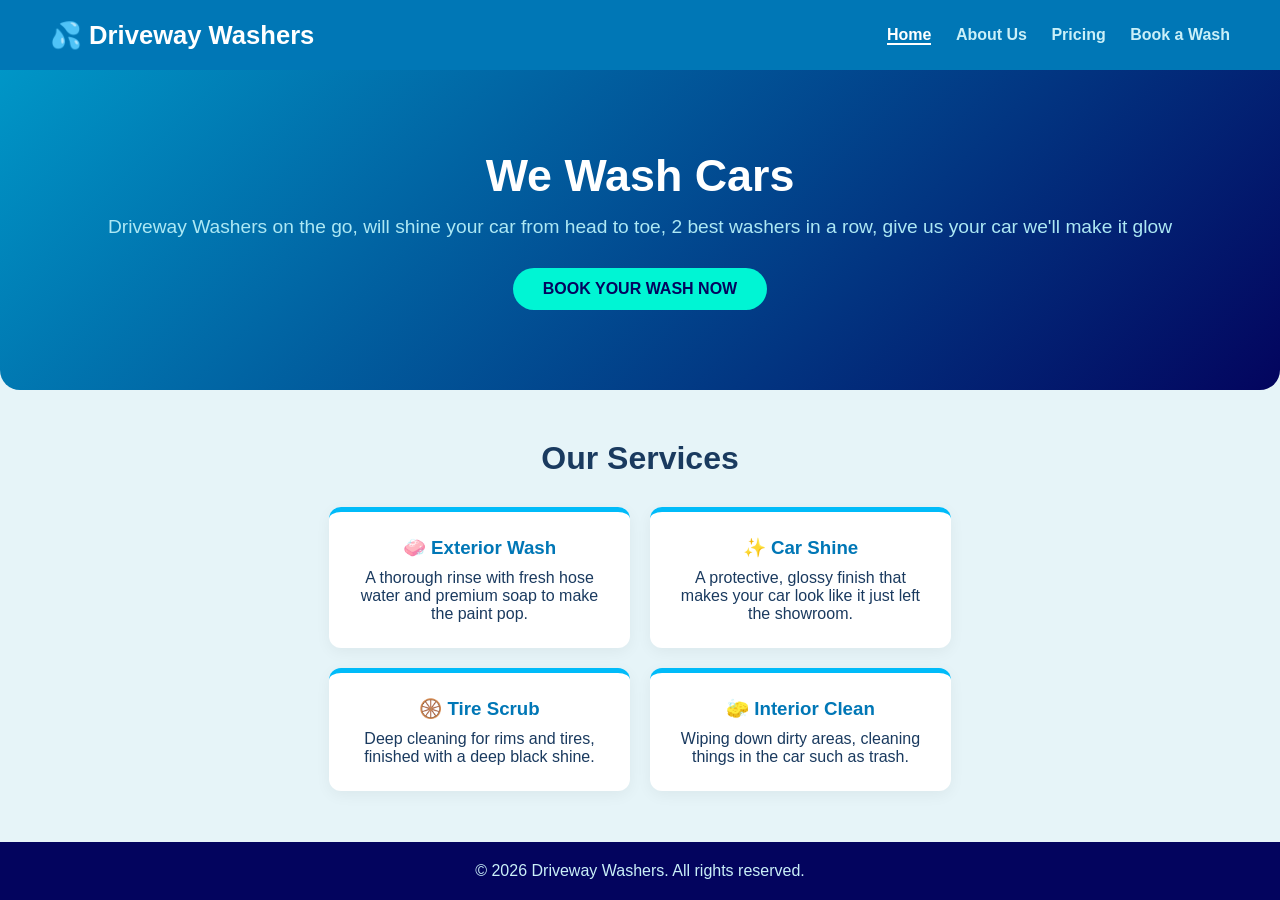
<file: index.html>
<!DOCTYPE html>
<html lang="en">
<head>
    <meta charset="UTF-8">
    <meta name="viewport" content="width=device-width, initial-scale=1.0">
    <title>Home | Driveway Washerss</title>
    <link rel="stylesheet" href="style.css">
</head>
<body>
    <header>
        <div class="logo">💦 Driveway Washers</div>
        <nav>
            <a href="index.html" class="active">Home</a>
            <a href="about.html">About Us</a>
            <a href="pricing.html">Pricing</a>
            <a href="book.html">Book a Wash</a>
        </nav>
    </header>

    <section class="hero">
        <h1>We Wash Cars</h1>
        <p>Driveway Washers on the go, will shine your car from head to toe, 2 best washers in a row, give us your car we'll make it glow</p>
        <a href="book.html" class="btn">Book Your Wash Now</a>
    </section>

    <section class="services">
        <h2>Our Services</h2>
        <div class="services-grid">
            <div class="card">
                <h3>🧼 Exterior Wash</h3>
                <p>A thorough rinse with fresh hose water and premium soap to make the paint pop.</p>
            </div>
            <div class="card">
                <h3>✨ Car Shine</h3>
                <p>A protective, glossy finish that makes your car look like it just left the showroom.</p>
            </div>
            <div class="card">
                <h3>🛞 Tire Scrub</h3>
                <p>Deep cleaning for rims and tires, finished with a deep black shine.</p>
            </div>
            <div class="card">
                <h3>🧽 Interior Clean</h3>
                <p>Wiping down dirty areas, cleaning things in the car such as trash.</p>
            </div>
        </div>
    </section>

    <footer>
        <p>&copy; 2026 Driveway Washers. All rights reserved.</p>
    </footer>
</body>
</html>
</file>
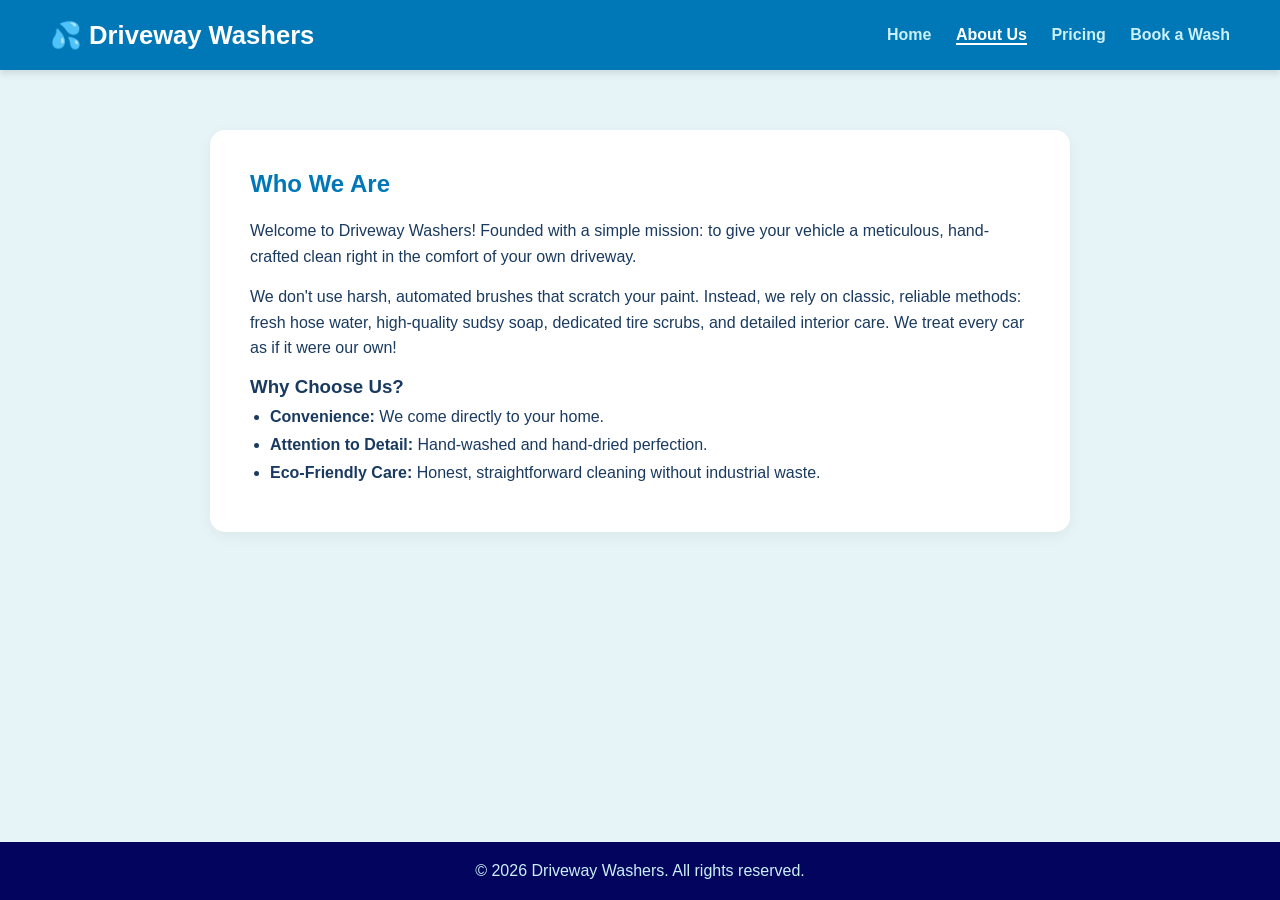
<file: about.html>
<!DOCTYPE html>
<html lang="en">
<head>
    <meta charset="UTF-8">
    <meta name="viewport" content="width=device-width, initial-scale=1.0">
    <title>About Us | Driveway Washers</title>
    <link rel="stylesheet" href="style.css">
</head>
<body>
    <header>
        <div class="logo">💦 Driveway Washers</div>
        <nav>
            <a href="index.html">Home</a>
            <a href="about.html" class="active">About Us</a>
            <a href="pricing.html">Pricing</a>
            <a href="book.html">Book a Wash</a>
        </nav>
    </header>

    <main class="container">
        <section class="about-section">
            <h2>Who We Are</h2>
            <p>Welcome to Driveway Washers! Founded with a simple mission: to give your vehicle a meticulous, hand-crafted clean right in the comfort of your own driveway.</p>
            <p>We don't use harsh, automated brushes that scratch your paint. Instead, we rely on classic, reliable methods: fresh hose water, high-quality sudsy soap, dedicated tire scrubs, and detailed interior care. We treat every car as if it were our own!</p>
            
            <h3>Why Choose Us?</h3>
            <ul>
                <li><strong>Convenience:</strong> We come directly to your home.</li>
                <li><strong>Attention to Detail:</strong> Hand-washed and hand-dried perfection.</li>
                <li><strong>Eco-Friendly Care:</strong> Honest, straightforward cleaning without industrial waste.</li>
            </ul>
        </section>
    </main>

    <footer>
        <p>&copy; 2026 Driveway Washers. All rights reserved.</p>
    </footer>
</body>
</html>
</file>
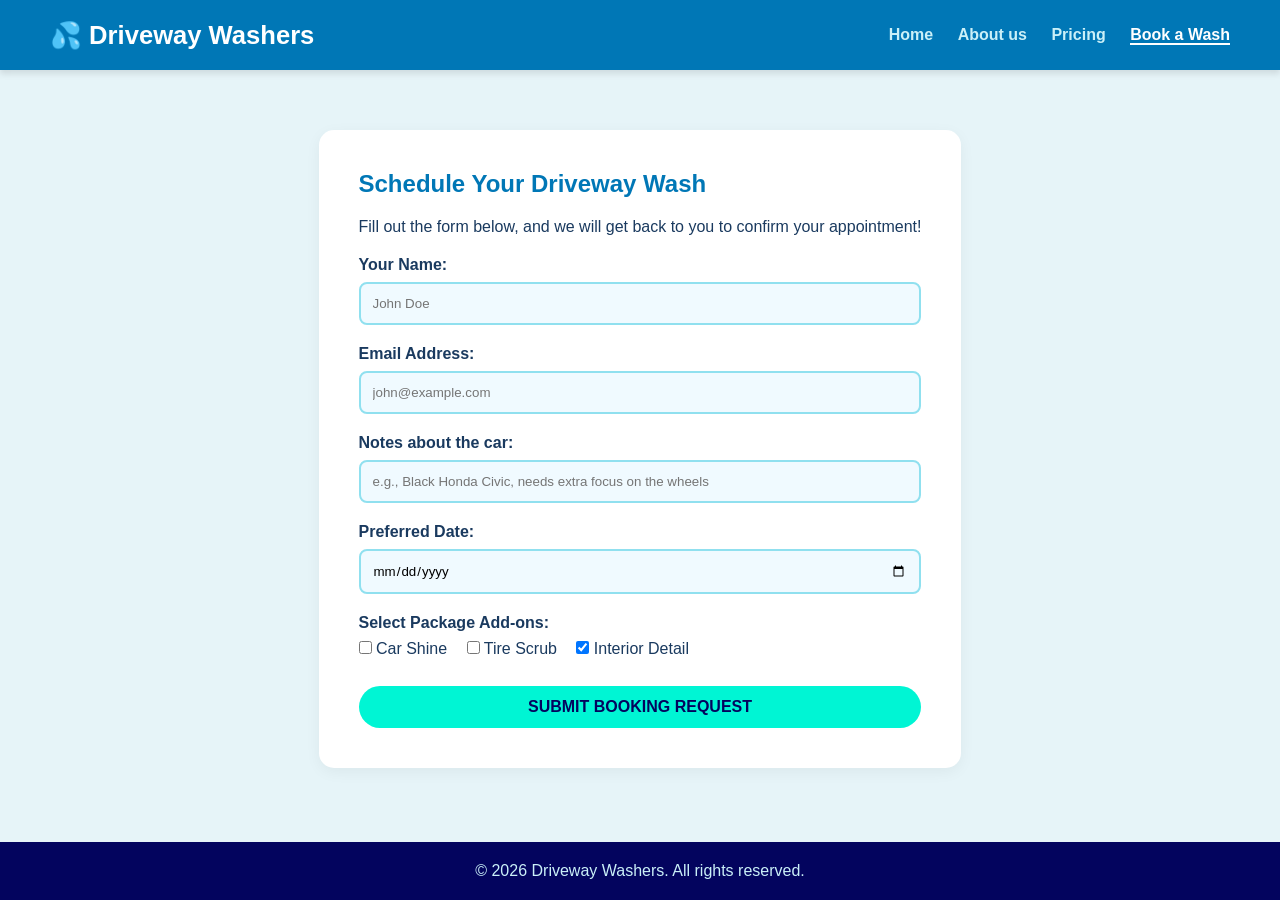
<file: book.html>
<!DOCTYPE html>
<html lang="en">
<head>
    <meta charset="UTF-8">
    <meta name="viewport" content="width=device-width, initial-scale=1.0">
    <title>Book a Wash | Driveway Washers</title>
    <link rel="stylesheet" href="style.css">
</head>
<body>
    <header>
        <div class="logo">💦 Driveway Washers</div>
        <nav>
            <a href="index.html">Home</a>
            <a href="about.html">About us</a>
            <a href="pricing.html">Pricing</a>
            <a href="book.html" class="active">Book a Wash</a>
        </nav>
    </header>

    <main class="container">
        <section class="form-section">
            <h2>Schedule Your Driveway Wash</h2>
            <p>Fill out the form below, and we will get back to you to confirm your appointment!</p>

            <form action="https://formspree.io/f/mgojnbyb" method="POST" class="booking-form">
                <div class="form-group">
                    <label for="name">Your Name:</label>
                    <input type="text" id="name" name="Customer Name" required placeholder="John Doe">
                </div>

                <div class="form-group">
                    <label for="contact">Email Address:</label>
                    <input type="text" id="contact" name="Email Address" required placeholder="john@example.com">
                </div>

                <div class="form-group">
                    <label for="notes">Notes about the car:</label>
                    <input type="text" id="notes" name="Car Notes" placeholder="e.g., Black Honda Civic, needs extra focus on the wheels">
                </div>

                <div class="form-group">
                    <label for="date">Preferred Date:</label>
                    <input type="date" id="date" name="Requested Date" required>
                </div>

                <div class="form-group">
                    <label for="service">Select Package Add-ons:</label>
                    <div class="checkbox-group">
                        <label><input type="checkbox" name="Addon: Car Shine" value="Yes"> Car Shine</label>
                        <label><input type="checkbox" name="Addon: Tire Scrub" value="Yes"> Tire Scrub</label>
                        <label><input type="checkbox" name="Addon: Interior" value="Yes" checked> Interior Detail</label>
                    </div>
                </div>

                <button type="submit" class="btn btn-submit">Submit Booking Request</button>
            </form>
        </section>
    </main>

    <footer>
        <p>&copy; 2026 Driveway Washers. All rights reserved.</p>
    </footer>
</body>
</html>
</file>
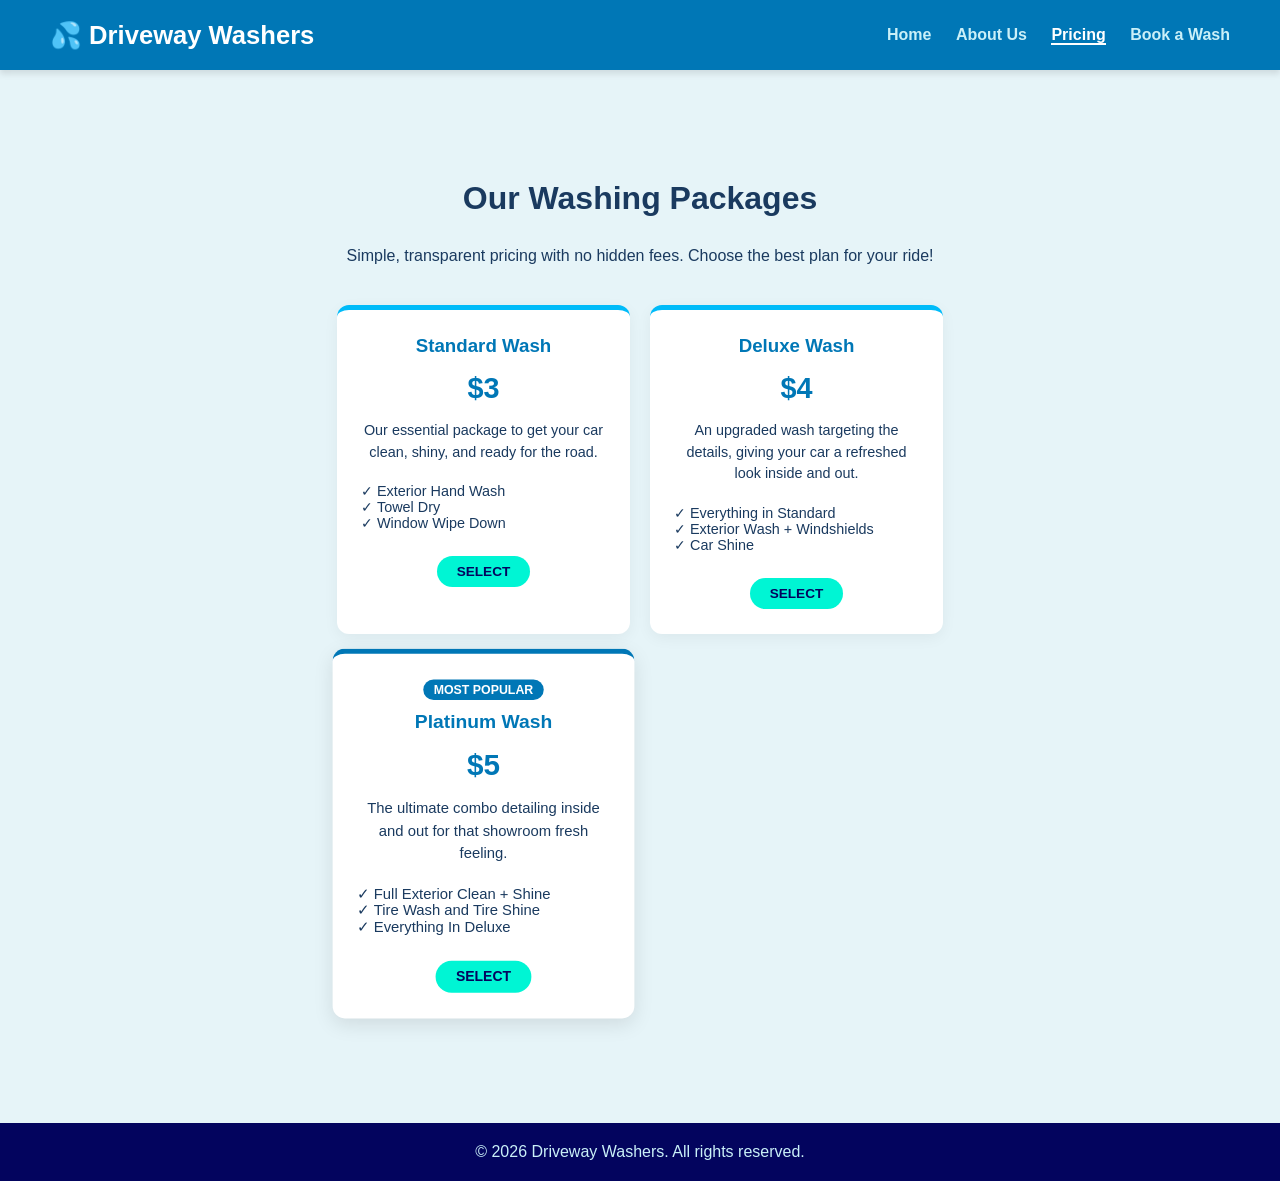
<file: pricing.html>
<!DOCTYPE html>
<html lang="en">
<head>
    <meta charset="UTF-8">
    <meta name="viewport" content="width=device-width, initial-scale=1.0">
    <title>Pricing Plans | Driveway Washers</title>
    <link rel="stylesheet" href="style.css">
</head>
<body>
    <header>
        <div class="logo">💦 Driveway Washers</div>
        <nav>
            <a href="index.html">Home</a>
            <a href="about.html">About Us</a>
            <a href="pricing.html" class="active">Pricing</a>
            <a href="book.html">Book a Wash</a>
        </nav>
    </header>

    <main class="container">
        <section class="services">
            <h2>Our Washing Packages</h2>
            <p style="margin-bottom: 40px; color: #1a3a5f;">Simple, transparent pricing with no hidden fees. Choose the best plan for your ride!</p>
            
            <div class="services-grid">
                
                <!-- 1. Standard Wash -->
                <div class="card">
                    <h3>Standard Wash</h3>
                    <p style="font-size: 1.8rem; font-weight: bold; margin: 15px 0; color: #0077b6;">$3</p>
                    <p style="margin-bottom: 20px; font-size: 0.9rem; line-height: 1.5;">Our essential package to get your car clean, shiny, and ready for the road.</p>
                    <ul style="text-align: left; margin-bottom: 25px; font-size: 0.9rem; list-style-type: '✓ '; padding-left: 15px;">
                        <li>Exterior Hand Wash</li>
                        <li>Towel Dry</li>
                        <li>Window Wipe Down</li>
                    </ul>
                    <a href="book.html" class="btn" style="padding: 8px 20px; font-size: 0.85rem;">Select</a>
                </div>

                <!-- 2. Deluxe Wash -->
                <div class="card">
                    <h3>Deluxe Wash</h3>
                    <p style="font-size: 1.8rem; font-weight: bold; margin: 15px 0; color: #0077b6;">$4</p>
                    <p style="margin-bottom: 20px; font-size: 0.9rem; line-height: 1.5;">An upgraded wash targeting the details, giving your car a refreshed look inside and out.</p>
                    <ul style="text-align: left; margin-bottom: 25px; font-size: 0.9rem; list-style-type: '✓ '; padding-left: 15px;">
                        <li>Everything in Standard</li>
                        <li>Exterior Wash + Windshields</li>
                        <li>Car Shine</li>
                    </ul>
                    <a href="book.html" class="btn" style="padding: 8px 20px; font-size: 0.85rem;">Select</a>
                </div>

                <!-- 3. Platinum Wash (Featured / Most Popular) -->
                <div class="card" style="border-top: 5px solid #0077b6; transform: scale(1.03); box-shadow: 0 6px 20px rgba(0,0,0,0.1);">
                    <div style="background: #0077b6; color: white; font-size: 0.75rem; font-weight: bold; padding: 3px 10px; border-radius: 10px; display: inline-block; margin-bottom: 10px; text-transform: uppercase;">Most Popular</div>
                    <h3>Platinum Wash</h3>
                    <p style="font-size: 1.8rem; font-weight: bold; margin: 15px 0; color: #0077b6;">$5</p>
                    <p style="margin-bottom: 20px; font-size: 0.9rem; line-height: 1.5;">The ultimate combo detailing inside and out for that showroom fresh feeling.</p>
                    <ul style="text-align: left; margin-bottom: 25px; font-size: 0.9rem; list-style-type: '✓ '; padding-left: 15px;">
                        <li>Full Exterior Clean + Shine</li>
                        <li>Tire Wash and Tire Shine</li>
                        <li>Everything In Deluxe</li>
                    </ul>
                    <a href="book.html" class="btn" style="padding: 8px 20px; font-size: 0.85rem;">Select</a>
                </div>

            </div> <!-- Closes services-grid -->
        </section>
    </main>

    <footer>
        <p>&copy; 2026 Driveway Washers. All rights reserved.</p>
    </footer>
</body>
</html>
</file>
<file: style.css>
/* --- Global Styles --- */
* {
    margin: 0;
    padding: 0;
    box-sizing: border-box;
    font-family: 'Segoe UI', Tahoma, Geneva, Verdana, sans-serif;
}

body {
    background-color: #e6f4f8; /* Light pastel water blue */
    color: #1a3a5f; /* Deep ocean blue */
    display: flex;
    flex-direction: column;
    min-height: 100vh;
}

/* --- Navigation Header --- */
header {
    background-color: #0077b6; /* Strong bright blue */
    color: white;
    padding: 20px 50px;
    display: flex;
    justify-content: space-between;
    align-items: center;
    box-shadow: 0 4px 6px rgba(0, 0, 0, 0.1);
}

.logo {
    font-size: 1.6rem;
    font-weight: bold;
}

nav a {
    color: #caf0f8; /* Very light sky blue */
    text-decoration: none;
    margin-left: 20px;
    font-weight: 600;
    transition: color 0.3s ease;
}

nav a:hover, nav a.active {
    color: #ffffff;
    border-bottom: 2px solid white;
}

/* --- Main Layout Container --- */
.container {
    flex: 1;
    max-width: 900px;
    margin: 40px auto;
    padding: 20px;
}

/* --- Hero Section --- */
.hero {
    background: linear-gradient(135deg, #0096c7, #03045e);
    color: white;
    text-align: center;
    padding: 80px 20px;
    border-radius: 0 0 20px 20px;
}

.hero h1 {
    font-size: 2.8rem;
    margin-bottom: 15px;
}

.hero p {
    font-size: 1.2rem;
    margin-bottom: 30px;
    color: #ade8f4;
}

/* --- Buttons --- */
.btn {
    display: inline-block;
    background-color: #00f5d4; /* Vibrant teal/cyan accent */
    color: #03045e;
    padding: 12px 30px;
    border-radius: 25px;
    text-decoration: none;
    font-weight: bold;
    text-transform: uppercase;
    transition: transform 0.2s, background-color 0.3s;
    border: none;
    cursor: pointer;
}

.btn:hover {
    background-color: #00bbf9;
    color: white;
    transform: scale(1.05);
}

/* --- Services Grid --- */
.services {
    max-width: 1200px;
    margin: 50px auto;
    padding: 0 20px;
    text-align: center;
}

.services h2 {
    margin-bottom: 30px;
    font-size: 2rem;
}

.services-grid {
    display: grid;
    grid-template-columns: repeat(auto-fit, minmax(220px, 1fr));
    gap: 20px;
}

.card {
    background-color: white;
    padding: 25px;
    border-radius: 12px;
    box-shadow: 0 4px 15px rgba(0,0,0,0.05);
    border-top: 5px solid #00bbf9;
    transition: transform 0.3s ease;
}

.card:hover {
    transform: translateY(-5px);
}

.card h3 {
    margin-bottom: 10px;
    color: #0077b6;
}

/* --- About & Form Sections --- */
.about-section, .form-section {
    background-color: white;
    padding: 40px;
    border-radius: 15px;
    box-shadow: 0 4px 15px rgba(0,0,0,0.05);
}

.about-section h2, .form-section h2 {
    color: #0077b6;
    margin-bottom: 20px;
}

.about-section p {
    margin-bottom: 15px;
    line-height: 1.6;
}

.about-section ul {
    margin-left: 20px;
    margin-top: 10px;
}

.about-section li {
    margin-bottom: 10px;
}

/* --- Form Styles --- */
.booking-form {
    margin-top: 20px;
}

.form-group {
    margin-bottom: 20px;
}

.form-group label {
    display: block;
    margin-bottom: 8px;
    font-weight: 600;
}

.form-group input[type="text"],
.form-group input[type="email"], /* ✨ Styled this so it is full-sized and cool again! */
.form-group input[type="tel"],
.form-group input[type="date"] {
    width: 100%;
    padding: 12px;
    border: 2px solid #90e0ef;
    border-radius: 8px;
    background-color: #f0faff;
    outline: none;
}

.form-group input:focus {
    border-color: #0077b6;
}

.checkbox-group label {
    display: inline-block;
    margin-right: 15px;
    font-weight: normal;
    cursor: pointer;
}

.btn-submit {
    width: 100%;
    font-size: 1rem;
}

/* --- Footer --- */
footer {
    background-color: #03045e; /* Deep dark blue */
    color: #caf0f8;
    text-align: center;
    padding: 20px;
    margin-top: auto;
}

/* --- Fix for Mobile Screens --- */
@media (max-width: 600px) {
    header {
        flex-direction: column; /* Stacks the logo above the navigation links on phones */
        gap: 15px;
        padding: 15px 10px;
    }
    
    nav {
        display: flex;
        justify-content: center;
        width: 100%;
    }

    nav a {
        margin-left: 10px;
        margin-right: 10px;
        font-size: 0.95rem; /* Makes the text slightly smaller just for phones */
        white-space: nowrap; /* Stops "About Us" and "Book a Wash" from breaking onto two lines */
    }
}
</file>
